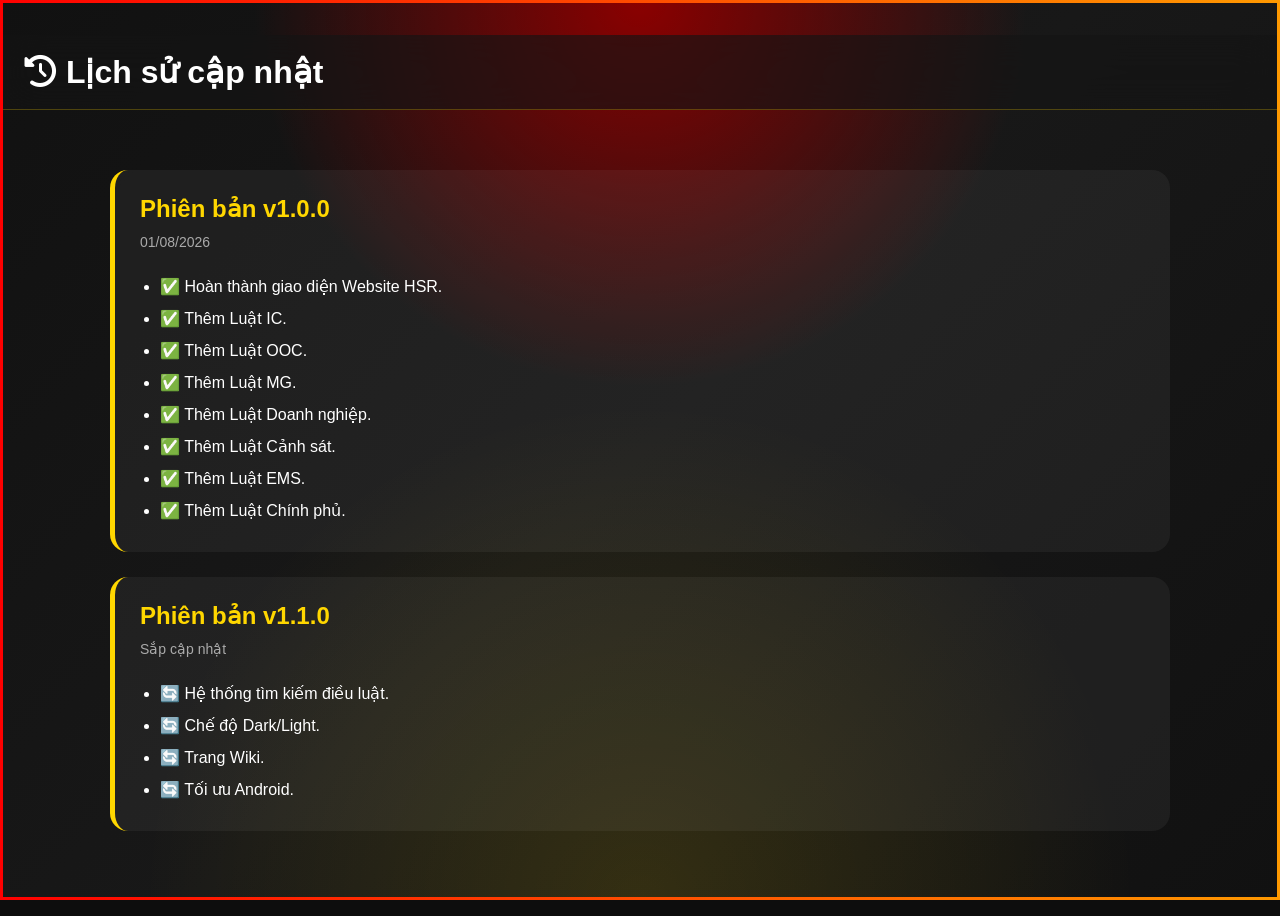
<file: changelog.html>
<!DOCTYPE html>
<html lang="vi">
<head>
<meta charset="UTF-8">
<meta name="viewport" content="width=device-width, initial-scale=1.0">
<title>HSR | Changelog</title>

<link rel="stylesheet" href="style.css">

<link rel="stylesheet"
href="https://cdnjs.cloudflare.com/ajax/libs/font-awesome/6.7.2/css/all.min.css">

</head>

<body>

<header>

<h1><i class="fa-solid fa-clock-rotate-left"></i> Lịch sử cập nhật</h1>

</header>

<main>

<div class="update-card">

<h2>Phiên bản v1.0.0</h2>

<span>01/08/2026</span>

<ul>

<li>✅ Hoàn thành giao diện Website HSR.</li>

<li>✅ Thêm Luật IC.</li>

<li>✅ Thêm Luật OOC.</li>

<li>✅ Thêm Luật MG.</li>

<li>✅ Thêm Luật Doanh nghiệp.</li>

<li>✅ Thêm Luật Cảnh sát.</li>

<li>✅ Thêm Luật EMS.</li>

<li>✅ Thêm Luật Chính phủ.</li>

</ul>

</div>

<div class="update-card">

<h2>Phiên bản v1.1.0</h2>

<span>Sắp cập nhật</span>

<ul>

<li>🔄 Hệ thống tìm kiếm điều luật.</li>

<li>🔄 Chế độ Dark/Light.</li>

<li>🔄 Trang Wiki.</li>

<li>🔄 Tối ưu Android.</li>

</ul>

</div>

</main>

<script src="script.js"></script>

</body>
</html>
</file>
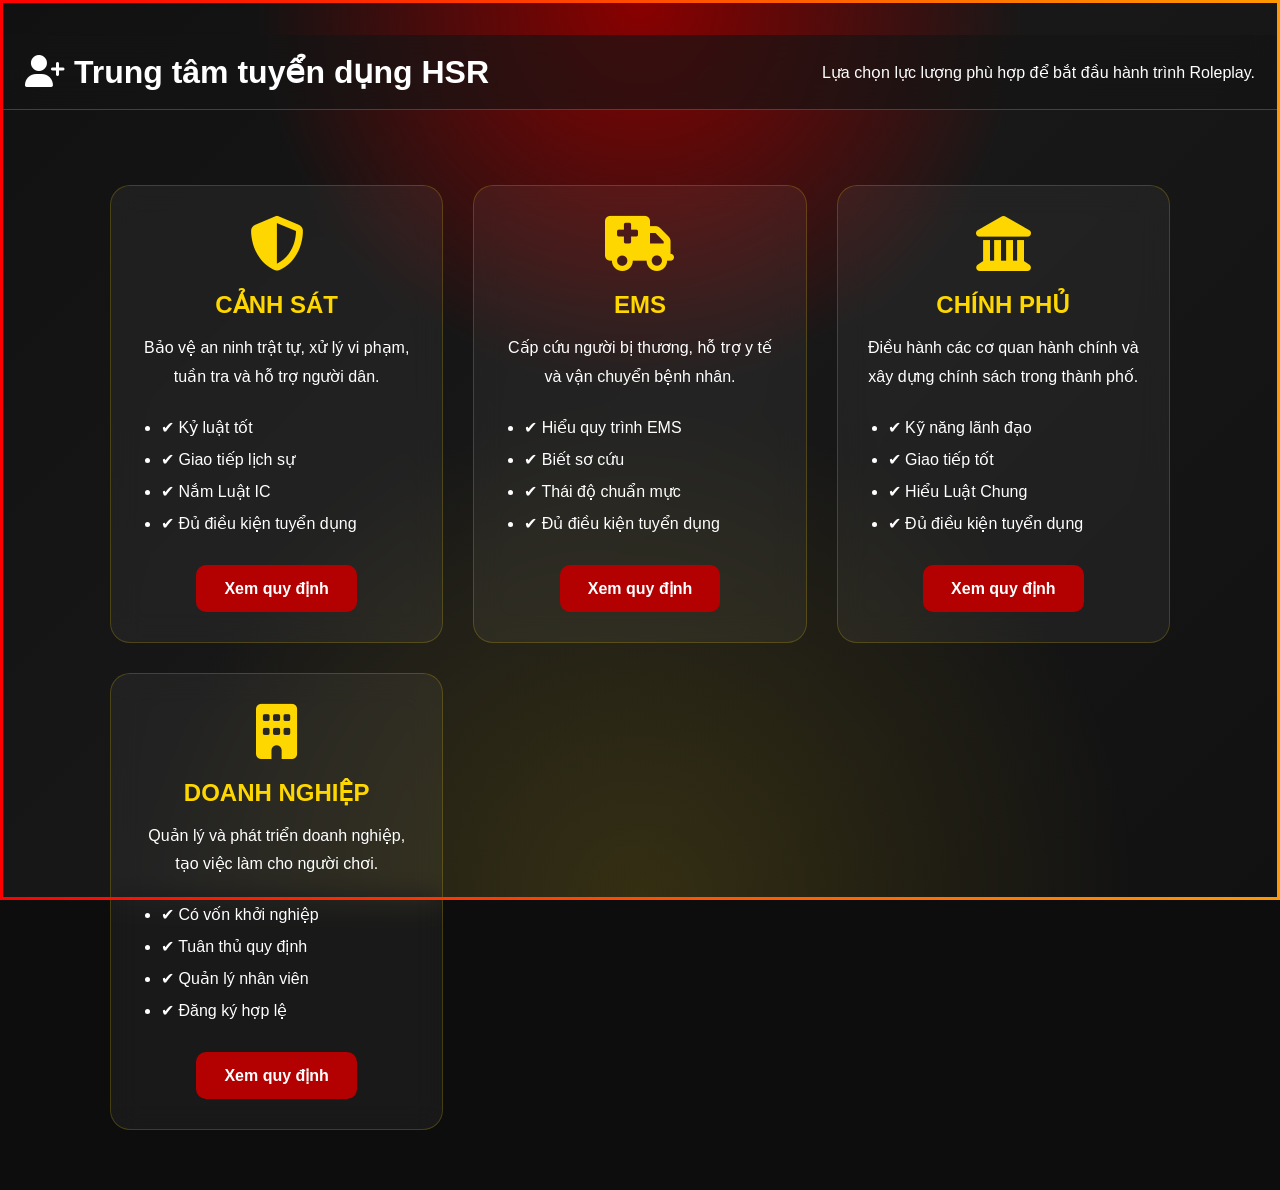
<file: recruitment.html>
<!DOCTYPE html>
<html lang="vi">
<head>

<meta charset="UTF-8">

<meta name="viewport" content="width=device-width, initial-scale=1.0">

<title>HSR | Tuyển dụng</title>

<link rel="stylesheet" href="style.css">

<link rel="stylesheet"
href="https://cdnjs.cloudflare.com/ajax/libs/font-awesome/6.7.2/css/all.min.css">

</head>

<body>

<header>

<h1>

<i class="fa-solid fa-user-plus"></i>

Trung tâm tuyển dụng HSR

</h1>

<p>

Lựa chọn lực lượng phù hợp để bắt đầu hành trình Roleplay.

</p>

</header>

<main>

<div class="recruit-grid">

<div class="recruit-card">

<i class="fa-solid fa-shield-halved"></i>

<h2>CẢNH SÁT</h2>

<p>

Bảo vệ an ninh trật tự, xử lý vi phạm, tuần tra và hỗ trợ người dân.

</p>

<ul>

<li>✔ Kỷ luật tốt</li>

<li>✔ Giao tiếp lịch sự</li>

<li>✔ Nắm Luật IC</li>

<li>✔ Đủ điều kiện tuyển dụng</li>

</ul>

<a href="police.html" class="join-btn">

Xem quy định

</a>

</div>

<div class="recruit-card">

<i class="fa-solid fa-truck-medical"></i>

<h2>EMS</h2>

<p>

Cấp cứu người bị thương, hỗ trợ y tế và vận chuyển bệnh nhân.

</p>

<ul>

<li>✔ Hiểu quy trình EMS</li>

<li>✔ Biết sơ cứu</li>

<li>✔ Thái độ chuẩn mực</li>

<li>✔ Đủ điều kiện tuyển dụng</li>

</ul>

<a href="ems.html" class="join-btn">

Xem quy định

</a>

</div>

<div class="recruit-card">

<i class="fa-solid fa-landmark"></i>

<h2>CHÍNH PHỦ</h2>

<p>

Điều hành các cơ quan hành chính và xây dựng chính sách trong thành phố.

</p>

<ul>

<li>✔ Kỹ năng lãnh đạo</li>

<li>✔ Giao tiếp tốt</li>

<li>✔ Hiểu Luật Chung</li>

<li>✔ Đủ điều kiện tuyển dụng</li>

</ul>

<a href="government.html" class="join-btn">

Xem quy định

</a>

</div>

<div class="recruit-card">

<i class="fa-solid fa-building"></i>

<h2>DOANH NGHIỆP</h2>

<p>

Quản lý và phát triển doanh nghiệp, tạo việc làm cho người chơi.

</p>

<ul>

<li>✔ Có vốn khởi nghiệp</li>

<li>✔ Tuân thủ quy định</li>

<li>✔ Quản lý nhân viên</li>

<li>✔ Đăng ký hợp lệ</li>

</ul>

<a href="business.html" class="join-btn">

Xem quy định

</a>

</div>

</div>

</main>

<script src="script.js"></script>

</body>

</html>
</file>
<file: style.css>
/* =====================================
   HSR | Hồ Chí Minh Roleplay
   Theme: Red & Gold
===================================== */

*{
    margin:0;
    padding:0;
    box-sizing:border-box;
}

html{
    scroll-behavior:smooth;
}

body{

    font-family:'Poppins',sans-serif;

    background:#0d0d0d;

    color:#ffffff;

    overflow-x:hidden;

    position:relative;

}

/* ==========================
   Background Animation
========================== */

body::before{

    content:"";

    position:fixed;

    inset:0;

    background:

    radial-gradient(circle at top,#8b0000 0%,transparent 35%),

    radial-gradient(circle at bottom,#ffd70022 0%,transparent 45%),

    linear-gradient(135deg,#111,#181818,#111);

    z-index:-3;

}

/* ==========================
   Animated Border
========================== */

body::after{

    content:"";

    position:fixed;

    inset:0;

    padding:3px;

    background:linear-gradient(
        90deg,
        #ff0000,
        #ff9900,
        #ffd700,
        #ff0000,
        #660000,
        #ff0000
    );

    background-size:500% 500%;

    animation:borderMove 10s linear infinite;

    -webkit-mask:
        linear-gradient(#fff 0 0) content-box,
        linear-gradient(#fff 0 0);

    -webkit-mask-composite:xor;

    mask-composite:exclude;

    pointer-events:none;

    z-index:999999;

}

@keyframes borderMove{

0%{
background-position:0%;
}

100%{
background-position:500%;
}

}

/* ==========================
   Scrollbar
========================== */

::-webkit-scrollbar{

    width:10px;

}

::-webkit-scrollbar-track{

    background:#111;

}

::-webkit-scrollbar-thumb{

    background:#b30000;

    border-radius:20px;

}

::-webkit-scrollbar-thumb:hover{

    background:#FFD700;

}

/* ==========================
   Selection
========================== */

::selection{

    background:#FFD700;

    color:#000;

}

/* ==========================
   Loading Screen
========================== */

#loading-screen{

    position:fixed;

    inset:0;

    background:linear-gradient(135deg,#200,#500,#111);

    display:flex;

    justify-content:center;

    align-items:center;

    z-index:999999;

    transition:opacity .6s;

}

.loading-content{

    text-align:center;

}

.loading-logo{

    width:140px;

    animation:logoFloat 2s infinite ease-in-out;

}

.loading-content h1{

    margin-top:20px;

    color:#FFD700;

    font-size:46px;

}

.loading-content p{

    margin:10px 0 20px;

    color:#ddd;

}

.loading-bar{

    width:280px;

    height:8px;

    background:#333;

    border-radius:30px;

    overflow:hidden;

    margin:auto;

}

.loading-progress{

    width:0%;

    height:100%;

    background:linear-gradient(90deg,#ff0000,#FFD700);

    animation:loading 2.5s linear forwards;

}

@keyframes loading{

from{
width:0%;
}

to{
width:100%;
}

}

@keyframes logoFloat{

0%,100%{

transform:translateY(0);

}

50%{

transform:translateY(-12px);

}

}
#loading-screen{
position:fixed;
top:0;
left:0;
width:100%;
height:100%;
z-index:99999;
transition:opacity .5s;
}
/* =====================================
   HEADER
===================================== */

header{

position:fixed;

top:35px;

left:0;

width:100%;

height:75px;

padding:0 25px;

display:flex;

justify-content:space-between;

align-items:center;

background:rgba(20,20,20,.65);

backdrop-filter:blur(18px);

border-bottom:1px solid rgba(255,215,0,.25);

z-index:1000;

transition:.35s;

}

.logo{

display:flex;

align-items:center;

gap:15px;

}

.logo img{

width:55px;

height:55px;

border-radius:50%;

box-shadow:0 0 25px rgba(255,215,0,.6);

}

.logo h2{

color:#FFD700;

font-size:24px;

font-weight:700;

}

.logo span{

font-size:13px;

color:#ddd;

}

#menu-btn{

width:50px;

height:50px;

border:none;

border-radius:12px;

background:linear-gradient(135deg,#b30000,#ff9800);

color:white;

font-size:22px;

cursor:pointer;

transition:.3s;

box-shadow:0 0 15px rgba(255,80,0,.45);

}

#menu-btn:hover{

transform:scale(1.08);

box-shadow:0 0 30px rgba(255,215,0,.75);

}

/* =====================================
   SIDEBAR
===================================== */

#sidebar{

position:fixed;

top:0;

left:-320px;

width:320px;

height:100vh;

background:rgba(18,18,18,.95);

backdrop-filter:blur(20px);

overflow-y:auto;

transition:.35s;

z-index:2000;

border-right:2px solid rgba(255,215,0,.35);

box-shadow:0 0 40px rgba(0,0,0,.6);

}

#sidebar.active{

left:0;

}

.sidebar-top{

padding:35px 20px;

text-align:center;

background:linear-gradient(180deg,#7b0000,#300000);

border-bottom:1px solid rgba(255,215,0,.3);

}

.sidebar-top img{

width:100px;

height:100px;

border-radius:50%;

box-shadow:0 0 25px gold;

margin-bottom:15px;

}

.sidebar-top h2{

color:#FFD700;

font-size:28px;

}

.sidebar-top p{

color:#ddd;

font-size:14px;

margin-top:8px;

}

#sidebar a{

display:flex;

align-items:center;

gap:15px;

padding:16px 22px;

color:white;

text-decoration:none;

font-size:16px;

transition:.25s;

border-left:4px solid transparent;

}

#sidebar a i{

width:25px;

font-size:20px;

color:#FFD700;

}

#sidebar a:hover{

background:rgba(255,215,0,.12);

border-left:4px solid #FFD700;

padding-left:28px;

}

/* =====================================
   OVERLAY
===================================== */

#overlay{

position:fixed;

inset:0;

background:rgba(0,0,0,.55);

backdrop-filter:blur(5px);

opacity:0;

visibility:hidden;

transition:.3s;

z-index:1500;

}

#overlay.active{

opacity:1;

visibility:visible;

}

/* =====================================
   MAIN
===================================== */

main{

    max-width:1100px;

    margin:125px auto 40px;

    padding:20px;

}

/* =====================================
   HERO
===================================== */

.hero{

position:relative;

min-height:520px;

display:flex;

justify-content:center;

align-items:center;

text-align:center;

border-radius:25px;

overflow:hidden;

background:

linear-gradient(rgba(0,0,0,.65),rgba(0,0,0,.75)),

url("assets/background.jpg");

background-size:cover;

background-position:center;

margin-bottom:35px;

box-shadow:0 0 35px rgba(255,0,0,.25);

}

.hero-content{

max-width:850px;

padding:20px;

}

.hero-logo{

width:170px;

filter:drop-shadow(0 0 25px gold);

animation:logoFloat 2s infinite;

}

.hero h1{

font-size:52px;

color:#FFD700;

margin:20px 0;

text-shadow:0 0 20px rgba(255,215,0,.5);

}

.hero p{

font-size:18px;

line-height:1.8;

color:#eee;

margin-bottom:30px;

}

.hero-buttons{

display:flex;

justify-content:center;

gap:18px;

flex-wrap:wrap;

}

.btn{

padding:15px 35px;

border-radius:12px;

text-decoration:none;

font-weight:700;

transition:.3s;

}

.btn-red{

background:#b30000;

color:white;

}

.btn-yellow{

background:#FFD700;

color:black;

}

.btn:hover{

transform:translateY(-4px);

box-shadow:0 0 25px rgba(255,215,0,.5);

}
/* =====================================
   CARD
===================================== */

.quick-access,
.statistics,
.news,
.team,
.information{

margin:50px 0;

}

.quick-access h2,
.statistics h2,
.news h2,
.team h2,
.information h2{

font-size:32px;

color:#FFD700;

margin-bottom:25px;

text-align:center;

}

.cards{

display:grid;

grid-template-columns:repeat(auto-fit,minmax(250px,1fr));

gap:25px;

}

.card{

background:rgba(255,255,255,.05);

backdrop-filter:blur(12px);

border:1px solid rgba(255,215,0,.15);

border-radius:20px;

padding:30px;

text-align:center;

transition:.35s;

cursor:pointer;

overflow:hidden;

position:relative;

}

.card::before{

content:"";

position:absolute;

top:0;

left:-120%;

width:100%;

height:100%;

background:linear-gradient(
90deg,
transparent,
rgba(255,255,255,.18),
transparent
);

transition:.8s;

}

.card:hover::before{

left:120%;

}

.card:hover{

transform:translateY(-10px);

box-shadow:0 0 30px rgba(255,215,0,.35);

border-color:#FFD700;

}

.card i{

font-size:45px;

color:#FFD700;

margin-bottom:15px;

}

.card h3{

font-size:24px;

margin-bottom:10px;

color:white;

}

.card p{

color:#ddd;

line-height:1.8;

}

/* =====================================
   INFORMATION
===================================== */

.info-box{

background:rgba(255,255,255,.05);

backdrop-filter:blur(15px);

border-radius:20px;

padding:35px;

border:1px solid rgba(255,215,0,.2);

}

.info-box ul{

list-style:none;

}

.info-box li{

padding:15px 0;

border-bottom:1px solid rgba(255,255,255,.08);

font-size:17px;

}

.online{

color:#00ff66;

font-weight:bold;

}

/* =====================================
   FOOTER
===================================== */

footer{

margin-top:70px;

padding:45px 20px;

text-align:center;

background:linear-gradient(180deg,#420000,#180000);

border-top:1px solid rgba(255,215,0,.2);

}

.footer-logo{

width:90px;

margin-bottom:15px;

filter:drop-shadow(0 0 18px gold);

}

footer h2{

color:#FFD700;

margin-bottom:10px;

}

footer p{

color:#ddd;

margin-top:8px;

}

/* =====================================
   BACK TO TOP
===================================== */

#backToTop{

position:fixed;

bottom:25px;

right:25px;

width:55px;

height:55px;

border:none;

border-radius:50%;

background:linear-gradient(135deg,#b30000,#FFD700);

color:white;

font-size:22px;

cursor:pointer;

display:none;

z-index:999;

transition:.3s;

box-shadow:0 0 20px rgba(255,215,0,.35);

}

#backToTop:hover{

transform:scale(1.12);

box-shadow:0 0 35px rgba(255,215,0,.6);

}

/* =====================================
   RESPONSIVE
===================================== */

@media(max-width:768px){

.hero{

min-height:420px;

}

.hero h1{

font-size:34px;

}

.hero-logo{

width:120px;

}

.hero p{

font-size:15px;

}

#sidebar{

width:280px;

}

header{

padding:0 15px;

}

.logo h2{

font-size:20px;

}

.logo span{

font-size:11px;

}

.cards{

grid-template-columns:1fr;

}

.btn{

width:100%;

text-align:center;

}

}
/* =====================================
   SCROLL PROGRESS BAR
===================================== */

#progress-bar{

position:fixed;

top:0;

left:0;

width:0%;

height:5px;

background:linear-gradient(
90deg,
#ff0000,
#ff6600,
#FFD700,
#ff0000
);

background-size:300%;

animation:progressGlow 5s linear infinite;

z-index:999999;

box-shadow:
0 0 10px #ff0000,
0 0 20px #FFD700;

}

@keyframes progressGlow{

0%{

background-position:0%;

}

100%{

background-position:300%;

}

}
/* =====================================
   PARTICLES
===================================== */

#particles{

position:fixed;

top:0;

left:0;

width:100%;

height:100%;

pointer-events:none;

overflow:hidden;

z-index:-1;

}

#particles span{

position:absolute;

display:block;

width:6px;

height:6px;

border-radius:50%;

background:#FFD700;

box-shadow:

0 0 10px #FFD700,

0 0 20px #ff6600,

0 0 35px #ff0000;

animation:particleFloat linear infinite;

opacity:.8;

}

#particles span:nth-child(1){

left:5%;

animation-duration:14s;

animation-delay:0s;

}

#particles span:nth-child(2){

left:15%;

animation-duration:18s;

animation-delay:2s;

}

#particles span:nth-child(3){

left:25%;

animation-duration:12s;

animation-delay:1s;

}

#particles span:nth-child(4){

left:35%;

animation-duration:20s;

animation-delay:3s;

}

#particles span:nth-child(5){

left:45%;

animation-duration:15s;

animation-delay:4s;

}

#particles span:nth-child(6){

left:55%;

animation-duration:19s;

animation-delay:1s;

}

#particles span:nth-child(7){

left:65%;

animation-duration:17s;

animation-delay:5s;

}

#particles span:nth-child(8){

left:75%;

animation-duration:13s;

animation-delay:2s;

}

#particles span:nth-child(9){

left:85%;

animation-duration:18s;

animation-delay:4s;

}

#particles span:nth-child(10){

left:95%;

animation-duration:16s;

animation-delay:3s;

}

#particles span:nth-child(n){

bottom:-40px;

}

@keyframes particleFloat{

0%{

transform:translateY(0) scale(.4);

opacity:0;

}

10%{

opacity:1;

}

50%{

transform:translateY(-50vh) translateX(25px) scale(1);

}

100%{

transform:translateY(-120vh) translateX(-30px) scale(.2);

opacity:0;

}

}
/* =====================================
   CURSOR GLOW
===================================== */

#cursor-glow{

position:fixed;

width:35px;

height:35px;

border-radius:50%;

background:radial-gradient(circle,#FFD700,#ff0000,transparent);

pointer-events:none;

transform:translate(-50%,-50%);

z-index:999999;

opacity:0;

transition:
transform .08s linear,
opacity .2s;

filter:blur(4px);

}

.touch-effect{

position:fixed;

width:18px;

height:18px;

border-radius:50%;

border:3px solid #FFD700;

pointer-events:none;

animation:touchWave .8s forwards;

z-index:999998;

}

@keyframes touchWave{

0%{

transform:translate(-50%,-50%) scale(.5);

opacity:1;

}

100%{

transform:translate(-50%,-50%) scale(6);

opacity:0;

}

}
/* ==========================
   LAW CARD
========================== */

.law-card{

background:rgba(30,30,30,.75);

backdrop-filter:blur(12px);

border-left:6px solid #FFD700;

border-radius:16px;

padding:24px;

margin:25px auto;

max-width:1100px;

box-shadow:0 8px 25px rgba(0,0,0,.35);

transition:.3s ease;

}

.law-card:hover{

transform:translateY(-4px);

border-left-color:#ff3b30;

box-shadow:0 15px 35px rgba(255,215,0,.25);

}

.law-card h2{

font-size:28px;

color:#FFD700;

margin-bottom:15px;

font-weight:700;

line-height:1.4;

}

.law-card p{

font-size:18px;

color:#f1f1f1;

line-height:1.9;

text-align:justify;

margin:0;

}

/* Điện thoại */

@media (max-width:768px){

.law-card{

margin:18px 12px;

padding:18px;

}

.law-card h2{

font-size:24px;

}

.law-card p{

font-size:16px;

line-height:1.8;

}

}
/* =====================================
   ANNOUNCEMENT BAR
===================================== */

.announcement-bar{

position:fixed;

top:0;

left:0;

width:100%;

height:35px;

background:linear-gradient(90deg,#8B0000,#B22222,#FFD700,#8B0000);

background-size:300%;

animation:announcementBg 8s linear infinite;

overflow:hidden;

z-index:99999;

}

.announcement-content{

white-space:nowrap;

display:inline-block;

padding-left:100%;

line-height:35px;

font-size:14px;

font-weight:600;

color:white;

animation:announcementMove 20s linear infinite;

}

@keyframes announcementMove{

0%{
transform:translateX(0);
}

100%{
transform:translateX(-100%);
}

}

@keyframes announcementBg{

0%{
background-position:0%;
}

100%{
background-position:300%;
}
}
/* =====================================
   SERVER STATUS
===================================== */

.server-status{

margin:50px 0;

}

.server-status h2{

text-align:center;

color:#FFD700;

margin-bottom:25px;

}

.status-grid{

display:grid;

grid-template-columns:repeat(auto-fit,minmax(220px,1fr));

gap:20px;

}

.status-card{

background:rgba(255,255,255,.06);

backdrop-filter:blur(15px);

padding:25px;

border-radius:18px;

text-align:center;

border:1px solid rgba(255,215,0,.2);

transition:.3s;

}

.status-card:hover{

transform:translateY(-8px);

box-shadow:0 0 20px rgba(255,215,0,.4);

}

.status-card i{

font-size:35px;

color:#FFD700;

margin-bottom:15px;

}

.status-dot{

display:inline-block;

width:14px;

height:14px;

border-radius:50%;

margin-bottom:15px;

}

.status-dot.online{

background:#00ff66;

box-shadow:0 0 15px #00ff66;

}
/* =====================================
   CHANGELOG
===================================== */

.update-card{

background:rgba(255,255,255,.05);

padding:25px;

border-radius:18px;

margin:25px 0;

border-left:5px solid #FFD700;

transition:.3s;

}

.update-card:hover{

transform:translateY(-5px);

box-shadow:0 0 20px rgba(255,215,0,.4);

}

.update-card h2{

color:#FFD700;

margin-bottom:10px;

}

.update-card span{

color:#aaa;

font-size:14px;

}

.update-card ul{

margin-top:20px;

padding-left:20px;

line-height:2;

}
/* ===============================
   RECRUITMENT
================================ */

.recruit-grid{

display:grid;

grid-template-columns:repeat(auto-fit,minmax(300px,1fr));

gap:30px;

margin-top:40px;

}

.recruit-card{

background:rgba(255,255,255,.05);

backdrop-filter:blur(15px);

padding:30px;

border-radius:20px;

text-align:center;

border:1px solid rgba(255,215,0,.2);

transition:.35s;

}

.recruit-card:hover{

transform:translateY(-10px);

box-shadow:0 0 25px rgba(255,215,0,.4);

}

.recruit-card i{

font-size:55px;

color:#FFD700;

margin-bottom:20px;

}

.recruit-card h2{

color:#FFD700;

margin-bottom:15px;

}

.recruit-card p{

line-height:1.8;

margin-bottom:20px;

}

.recruit-card ul{

text-align:left;

margin-bottom:25px;

line-height:2;

padding-left:20px;

}

.join-btn{

display:inline-block;

padding:14px 28px;

background:#b30000;

color:white;

text-decoration:none;

border-radius:10px;

font-weight:bold;

transition:.3s;

}

.join-btn:hover{

background:#FFD700;

color:black;

}
.visitor-counter{
display:inline-flex;
align-items:center;
gap:8px;
padding:10px 16px;
background:#1f1f1f;
border:1px solid #FFD700;
border-radius:10px;
color:#FFD700;
font-weight:bold;
margin:20px 0;
}
</file>
